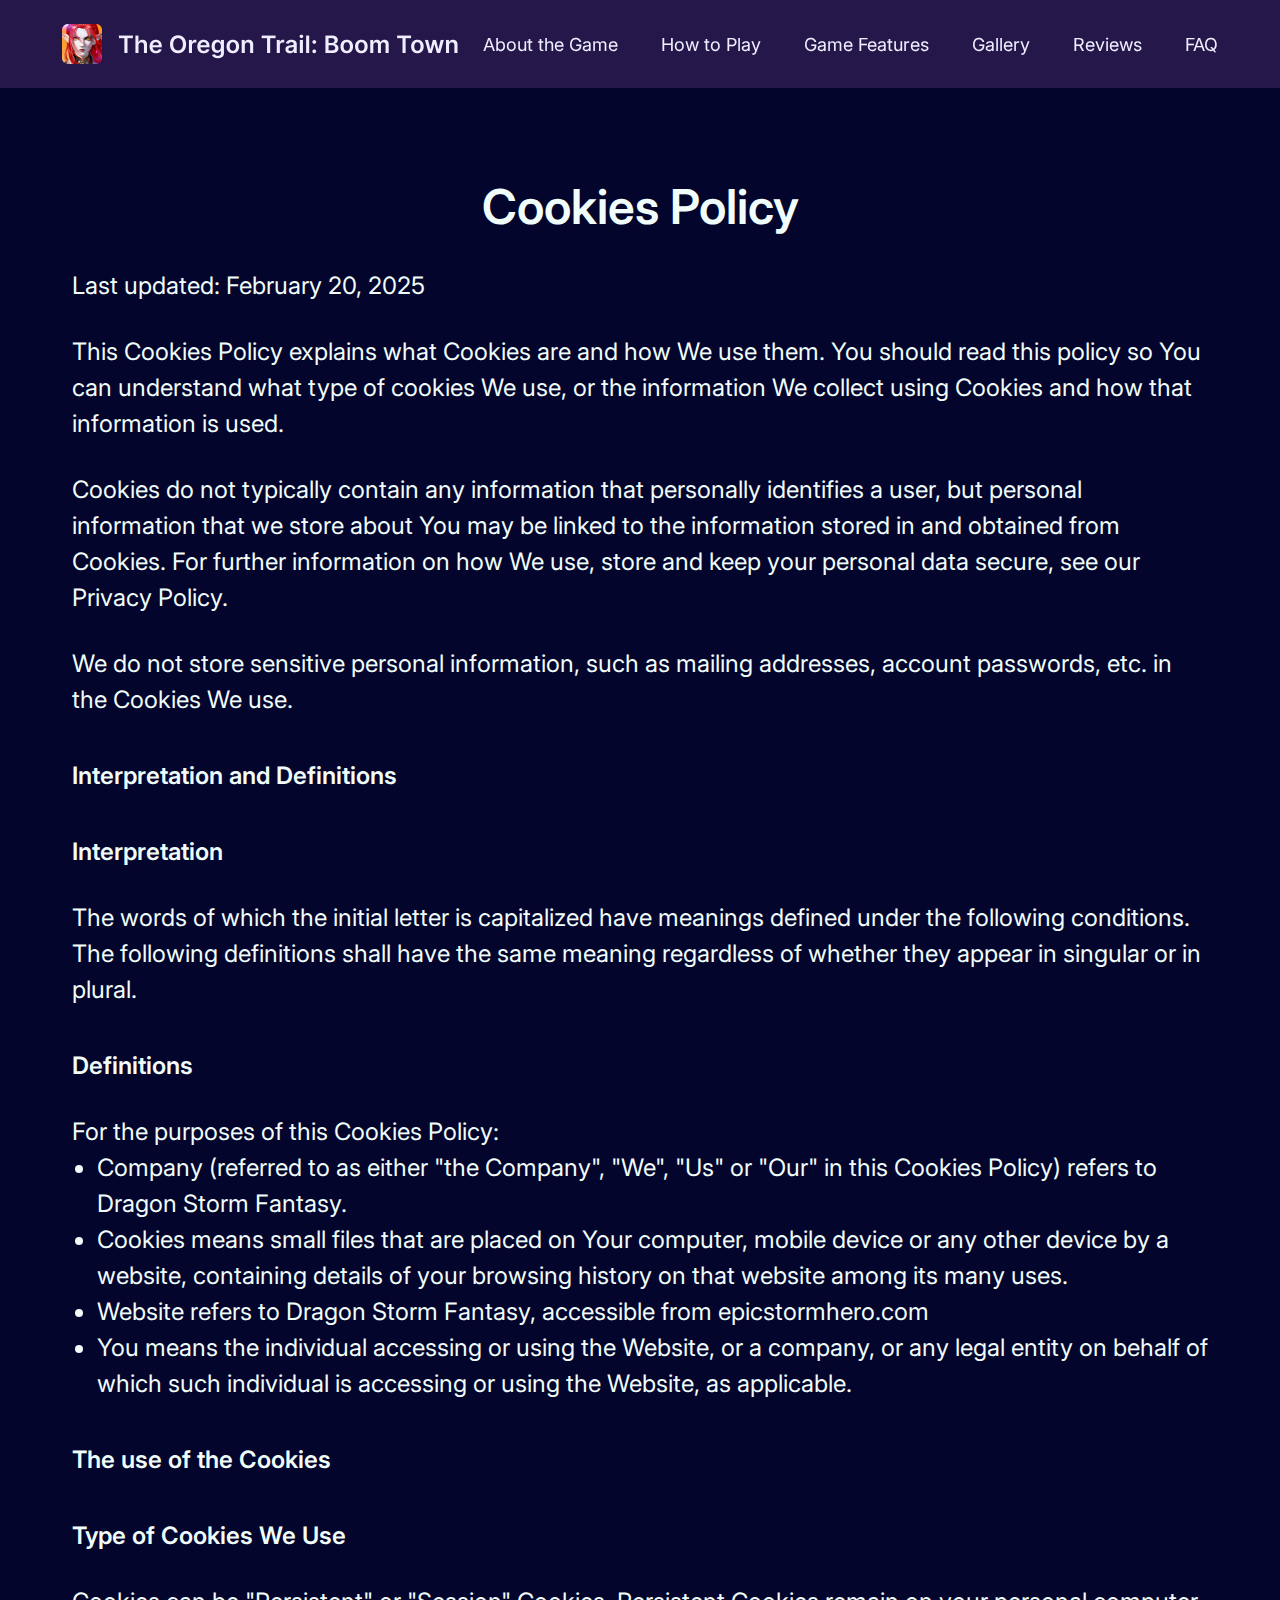
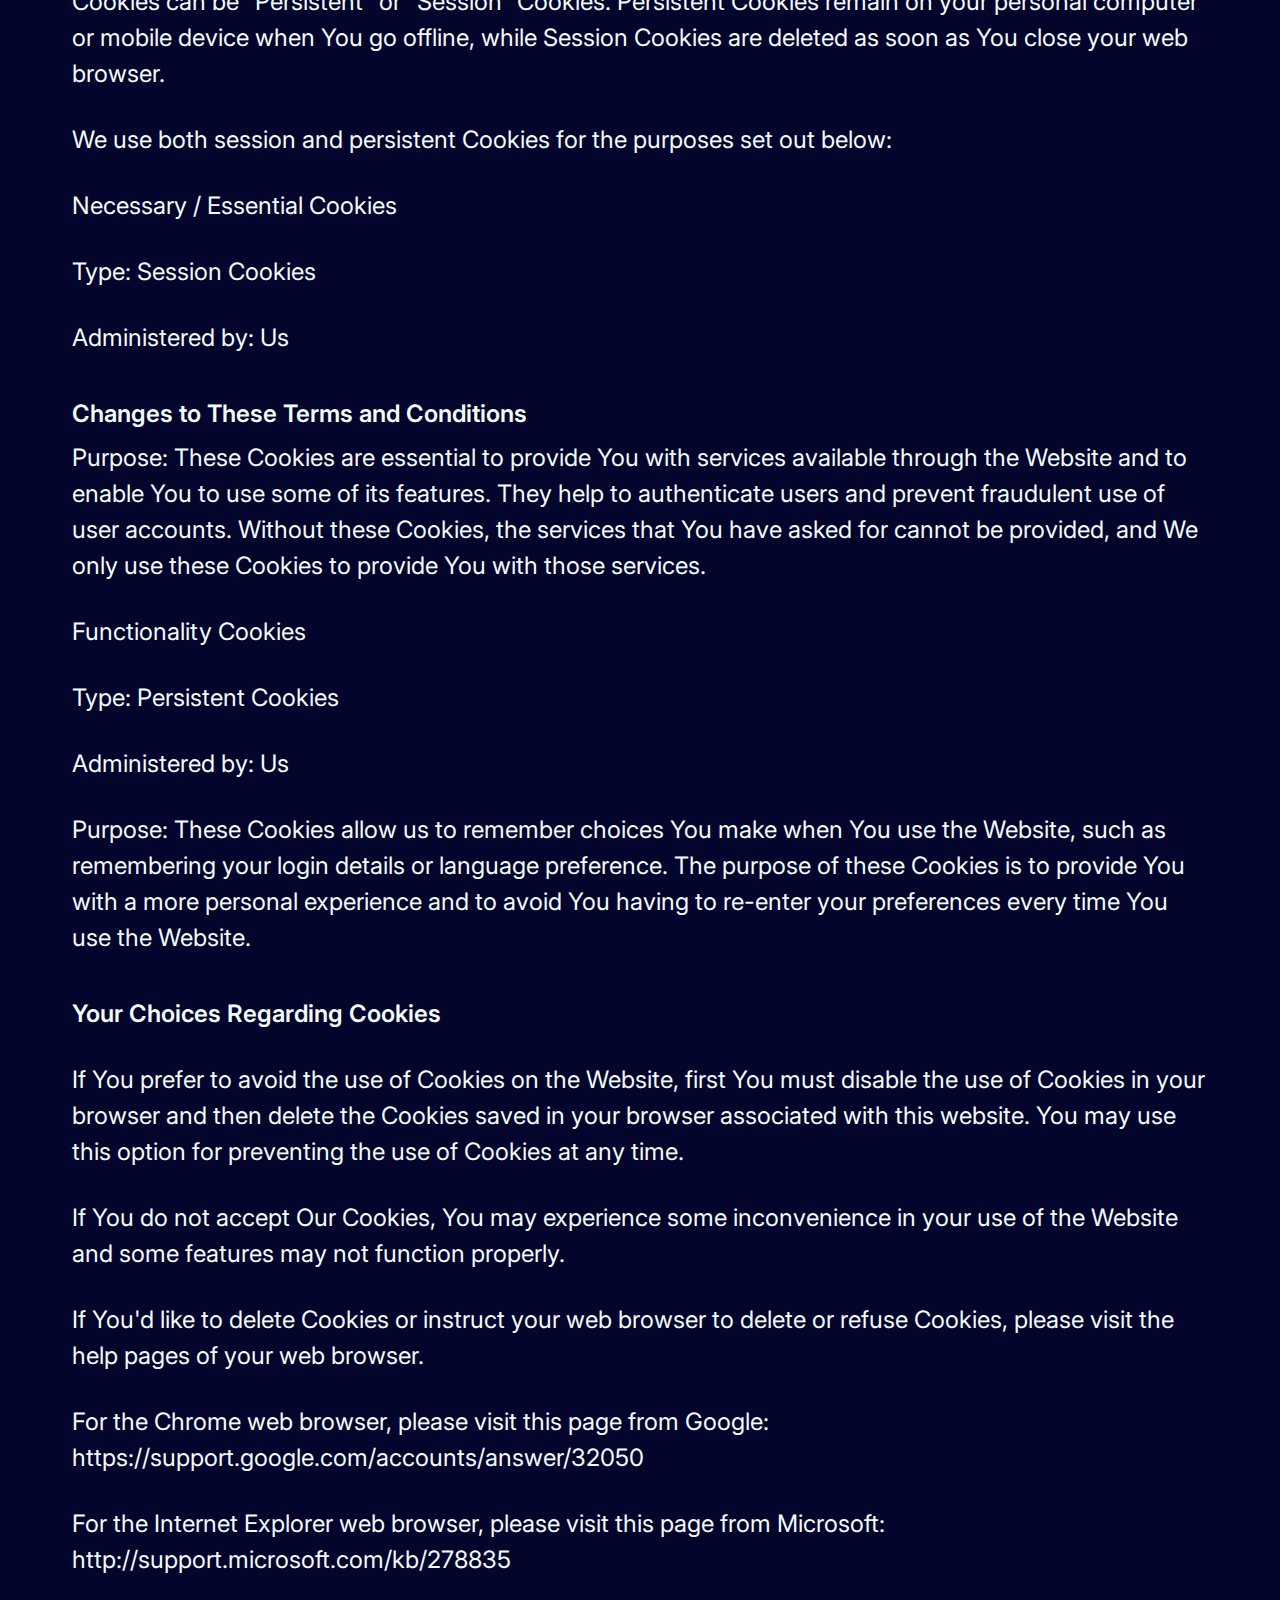
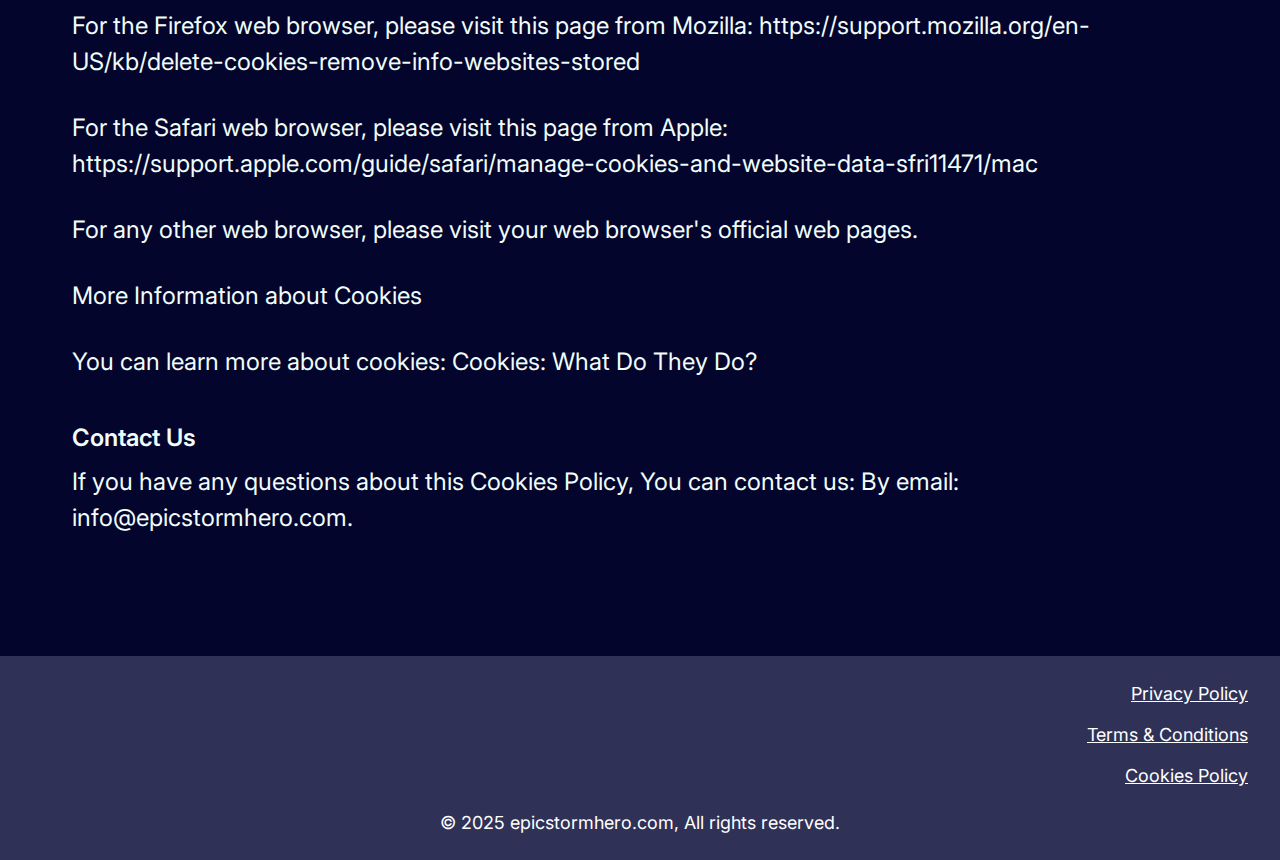
<file: cookies.html>
<!DOCTYPE html>
<html lang="en">
  <head>
    <meta charset="UTF-8" />
    <meta name="viewport" content="width=device-width, initial-scale=1.0" />
    <title>Dragon Storm Fantasy</title>
    <link rel="icon" href="img/unnamed (3) 1.png" />

    <link rel="stylesheet" type="text/css" href="slick/slick.css" />
    <link rel="stylesheet" href="css/main.css" />
    <link href="https://unpkg.com/aos@2.3.1/dist/aos.css" rel="stylesheet" />
  </head>

  <body class="back">
    <header class="header">
      <div class="header__background"></div>
      <nav class="navigation">
        <ul class="navigation__list">
          <li class="navigation__item">
            <a href="/" class="navigation__link"
              ><img
                href="/"
                class="header-title navigation-img"
                alt=""
                src="img/header/1.png"
            /></a>
          </li>

          <li class="navigation__item">
            <a href="/#about" class="navigation__link">About the Game</a>
          </li>
          <li class="navigation__item">
            <a href="/#how" class="navigation__link">How to Play</a>
          </li>
          <li class="navigation__item">
            <a href="/#features" class="navigation__link">Game Features</a>
          </li>
          <li class="navigation__item">
            <a href="/#gallery" class="navigation__link">Gallery</a>
          </li>
          <li class="navigation__item">
            <a href="/#reviews" class="navigation__link">Reviews</a>
          </li>
          <li class="navigation__item">
            <a href="/#faq" class="navigation__link">FAQ</a>
          </li>
        </ul>

        <div class="header__button-wrapper policy-terms-header__button-wrapper">
          <a href="/" class="policy-terms-header__icon--menu"
            ><img href="/" class="header-title" alt="" src="img/header/1.png"
          /></a>

          <button type="button" class="header__icon-button" data-menu-button>
            <img
              class="header__icon header__icon--menu"
              src="img/header/menu.png"
              alt=""
            />

            <img
              class="header__icon header__icon--close close"
              src="img/header/add.png"
              alt=""
            />
          </button>
        </div>
      </nav>
    </header>

    <main class="policy">
      <section>
        <div class="policy-terms-container">
          <h2 class="policy-terms-title">Cookies Policy</h2>

          <p class="policy-terms-text-one">Last updated: February 20, 2025</p>

          <p class="policy-terms-text-one">
            This Cookies Policy explains what Cookies are and how We use them.
            You should read this policy so You can understand what type of
            cookies We use, or the information We collect using Cookies and how
            that information is used.
          </p>

          <p class="policy-terms-text-one">
            Cookies do not typically contain any information that personally
            identifies a user, but personal information that we store about You
            may be linked to the information stored in and obtained from
            Cookies. For further information on how We use, store and keep your
            personal data secure, see our Privacy Policy.
          </p>
          <p class="policy-terms-text-one">
            We do not store sensitive personal information, such as mailing
            addresses, account passwords, etc. in the Cookies We use.
          </p>
          <h2 class="policy-terms-text">Interpretation and Definitions</h2>
          <h2 class="policy-terms-text">Interpretation</h2>
          <p class="policy-terms-text-one">
            The words of which the initial letter is capitalized have meanings
            defined under the following conditions. The following definitions
            shall have the same meaning regardless of whether they appear in
            singular or in plural.
          </p>
          <h2 class="policy-terms-text">Definitions</h2>
          <p class="policy-terms-text-one">
            For the purposes of this Cookies Policy:
          </p>
          <ul class="terms-lists">
            <li>
              Company (referred to as either "the Company", "We", "Us" or "Our"
              in this Cookies Policy) refers to Dragon Storm Fantasy.
            </li>
            <li>
              Cookies means small files that are placed on Your computer, mobile
              device or any other device by a website, containing details of
              your browsing history on that website among its many uses.
            </li>
            <li>
              Website refers to Dragon Storm Fantasy, accessible from
              epicstormhero.com
            </li>
            <li>
              You means the individual accessing or using the Website, or a
              company, or any legal entity on behalf of which such individual is
              accessing or using the Website, as applicable.
            </li>
          </ul>
          <h2 class="policy-terms-text">The use of the Cookies</h2>
          <h2 class="policy-terms-text">Type of Cookies We Use</h2>
          <p class="policy-terms-text-one">
            Cookies can be "Persistent" or "Session" Cookies. Persistent Cookies
            remain on your personal computer or mobile device when You go
            offline, while Session Cookies are deleted as soon as You close your
            web browser.
          </p>

          <p class="policy-terms-text-one">
            We use both session and persistent Cookies for the purposes set out
            below:
          </p>

          <p class="policy-terms-text-one">Necessary / Essential Cookies</p>

          <p class="policy-terms-text-one">Type: Session Cookies</p>

          <p class="policy-terms-text-one">Administered by: Us</p>
          <h2 class="policy-terms-text">
            Changes to These Terms and Conditions
          </h2>
          <p class="policy-terms-texts">
            Purpose: These Cookies are essential to provide You with services
            available through the Website and to enable You to use some of its
            features. They help to authenticate users and prevent fraudulent use
            of user accounts. Without these Cookies, the services that You have
            asked for cannot be provided, and We only use these Cookies to
            provide You with those services.
          </p>

          <p class="policy-terms-text-one">Functionality Cookies</p>
          <p class="policy-terms-text-one">Type: Persistent Cookies</p>
          <p class="policy-terms-text-one">Administered by: Us</p>
          <p class="policy-terms-text-one">
            Purpose: These Cookies allow us to remember choices You make when
            You use the Website, such as remembering your login details or
            language preference. The purpose of these Cookies is to provide You
            with a more personal experience and to avoid You having to re-enter
            your preferences every time You use the Website.
          </p>
          <h2 class="policy-terms-text">Your Choices Regarding Cookies</h2>
          <p class="policy-terms-text-one">
            If You prefer to avoid the use of Cookies on the Website, first You
            must disable the use of Cookies in your browser and then delete the
            Cookies saved in your browser associated with this website. You may
            use this option for preventing the use of Cookies at any time.
          </p>
          <p class="policy-terms-text-one">
            If You do not accept Our Cookies, You may experience some
            inconvenience in your use of the Website and some features may not
            function properly.
          </p>
          <p class="policy-terms-text-one">
            If You'd like to delete Cookies or instruct your web browser to
            delete or refuse Cookies, please visit the help pages of your web
            browser.
          </p>
          <p class="policy-terms-text-one">
            For the Chrome web browser, please visit this page from Google:

            <a
              class="email-link-color"
              href="https://support.google.com/accounts/answer/32050"
              target="_blank"
              rel=""
              >https://support.google.com/accounts/answer/32050
            </a>
          </p>
          <p class="policy-terms-text-one">
            For the Internet Explorer web browser, please visit this page from
            Microsoft:
            <a
              class="email-link-color"
              href="http://support.microsoft.com/kb/278835"
              target="_blank"
              rel=""
              >http://support.microsoft.com/kb/278835
            </a>
          </p>
          <p class="policy-terms-text-one">
            For the Firefox web browser, please visit this page from Mozilla:

            <a
              class="email-link-color"
              href=" https://support.mozilla.org/en-US/kb/delete-cookies-remove-info-websites-stored"
              target="_blank"
              rel=""
            >
              https://support.mozilla.org/en-US/kb/delete-cookies-remove-info-websites-stored
            </a>
          </p>
          <p class="policy-terms-text-one">
            For the Safari web browser, please visit this page from Apple:

            <a
              class="email-link-color"
              href=" https://support.apple.com/guide/safari/manage-cookies-and-website-data-sfri11471/mac"
              target="_blank"
              rel=""
            >
              https://support.apple.com/guide/safari/manage-cookies-and-website-data-sfri11471/mac
            </a>
          </p>

          <p class="policy-terms-text-one">
            For any other web browser, please visit your web browser's official
            web pages.
          </p>
          <p class="policy-terms-text-one">More Information about Cookies</p>
          <p class="policy-terms-text-one">
            You can learn more about cookies: Cookies:
            <a
              class="email-link-color"
              href="https://www.freeprivacypolicy.com/blog/cookies/"
              target="_blank"
              rel=""
            >
              What Do They Do?
            </a>
          </p>

          <h2 class="policy-terms-text">Contact Us</h2>
          <p class="policy-terms-texts">
            If you have any questions about this Cookies Policy, You can contact
            us: By email:

            <a class="email-link" href="mailto:info@epicstormhero.com"
              >info@epicstormhero.com</a
            >.
          </p>
        </div>
      </section>
    </main>

    <footer class="footer">
      <div class="footer-container">
        <div class="footer-wrapper">
          <a class="footer-text" href="policy.html">Privacy Policy</a>
          <a class="footer-text" href="terms.html">Terms & Conditions</a>
          <a class="footer-text" href="cookies.html">Cookies Policy</a>
        </div>
        <p class="footer-copyright">
          © 2025 epicstormhero.com, All rights reserved.
        </p>
      </div>
    </footer>
    <script src="js/mobile-menu.js"></script>
  </body>
</html>
</file>
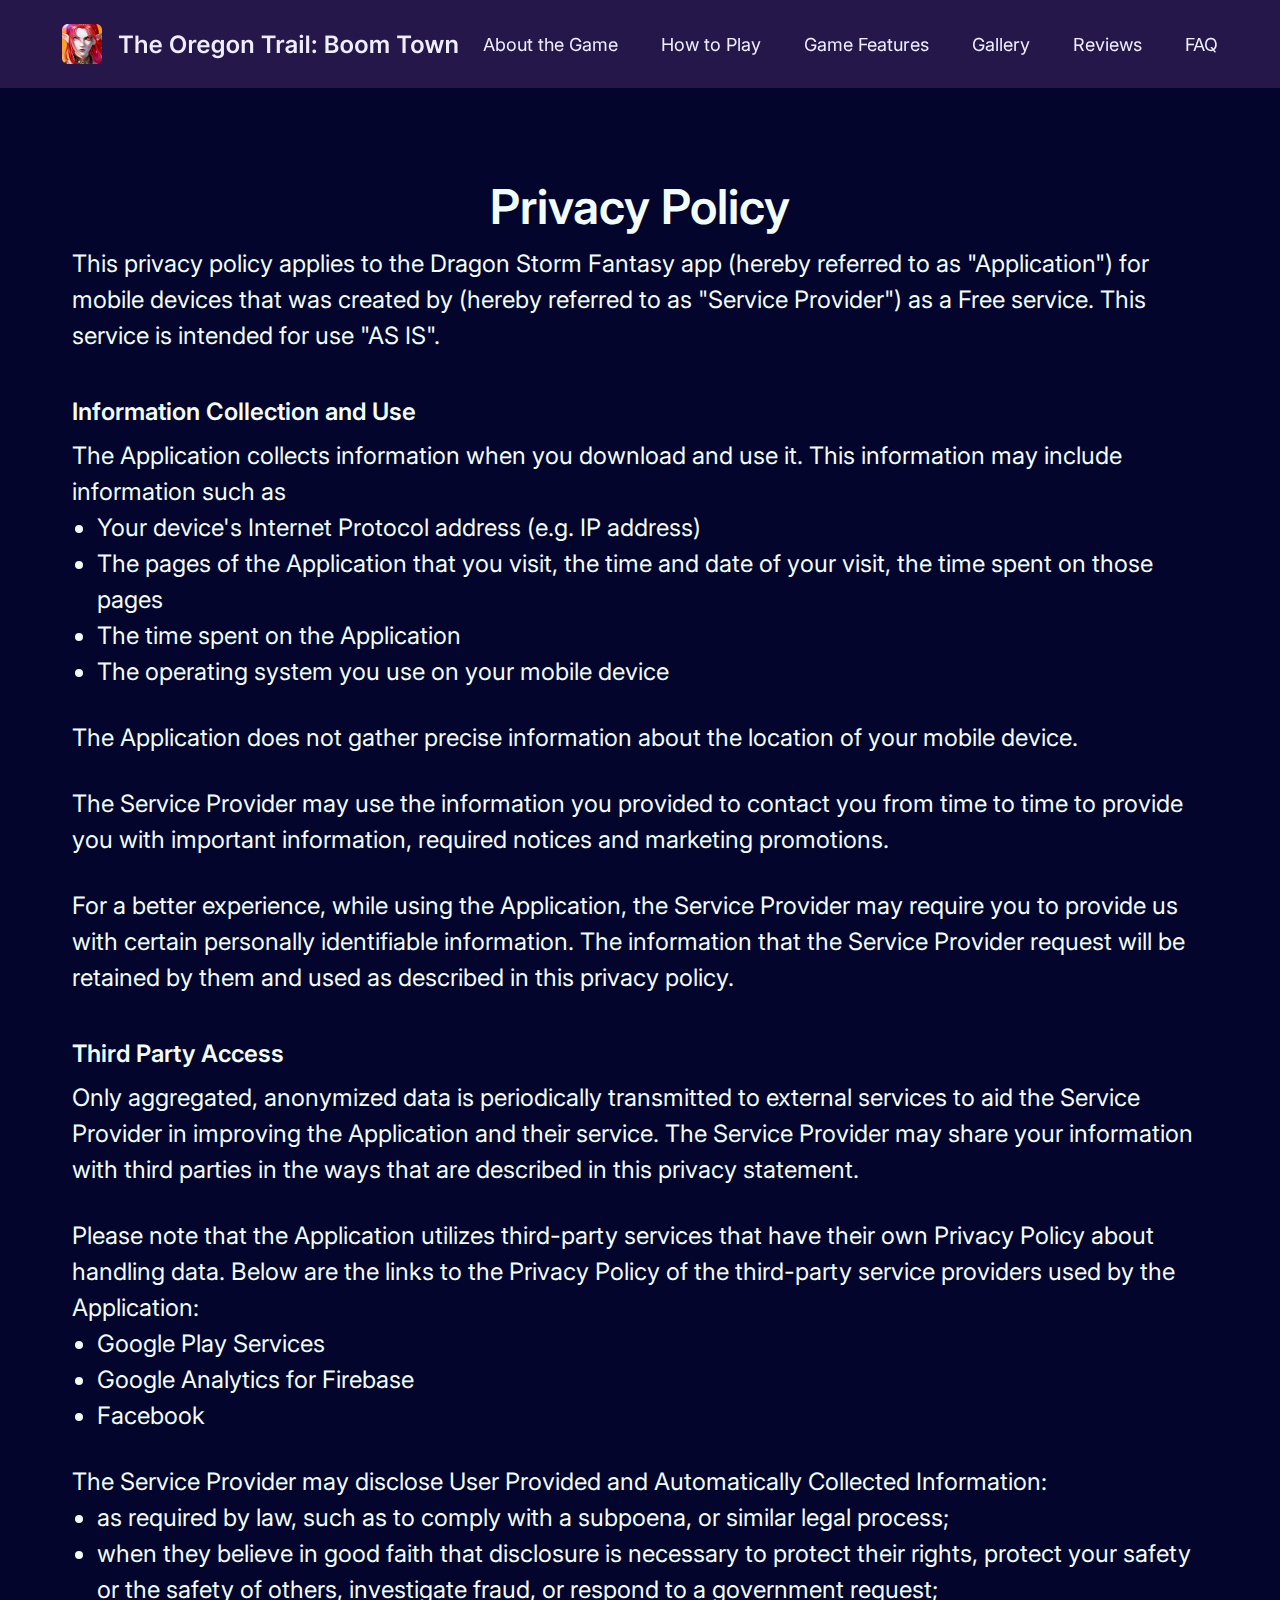
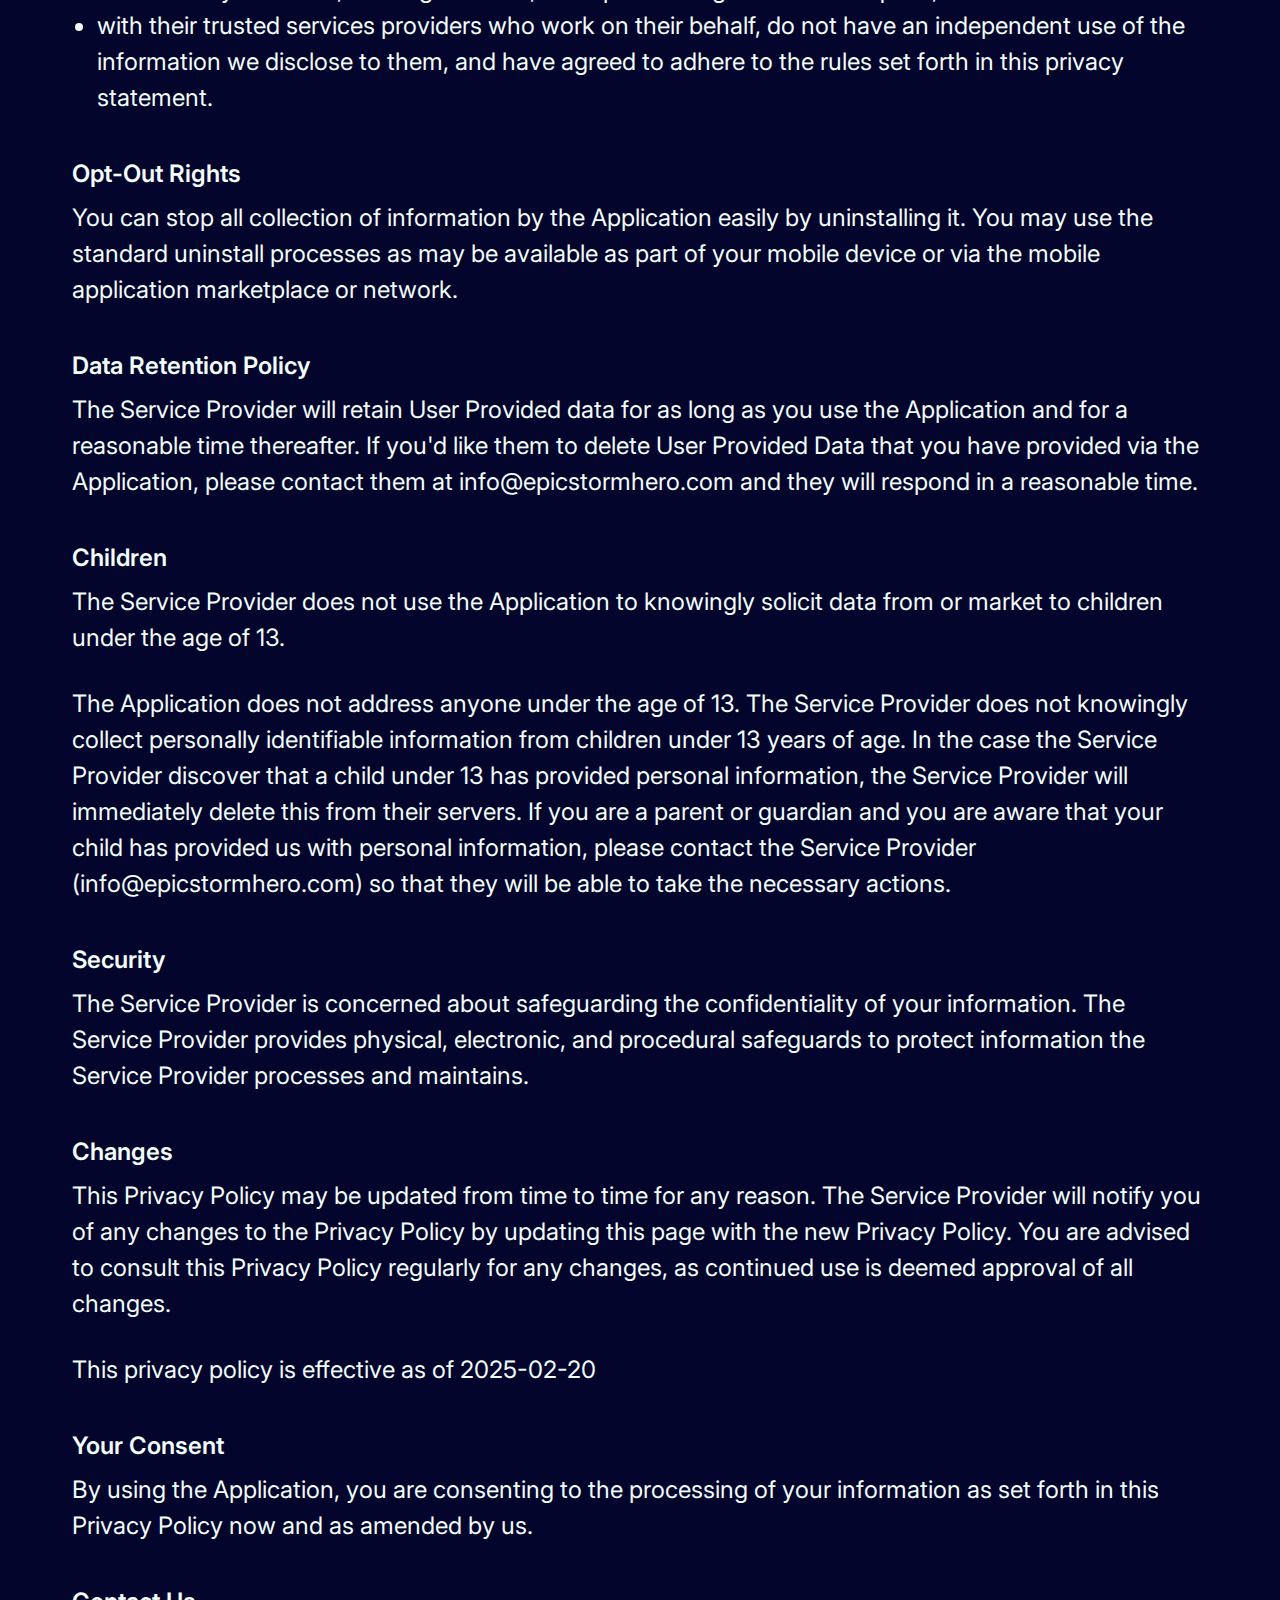
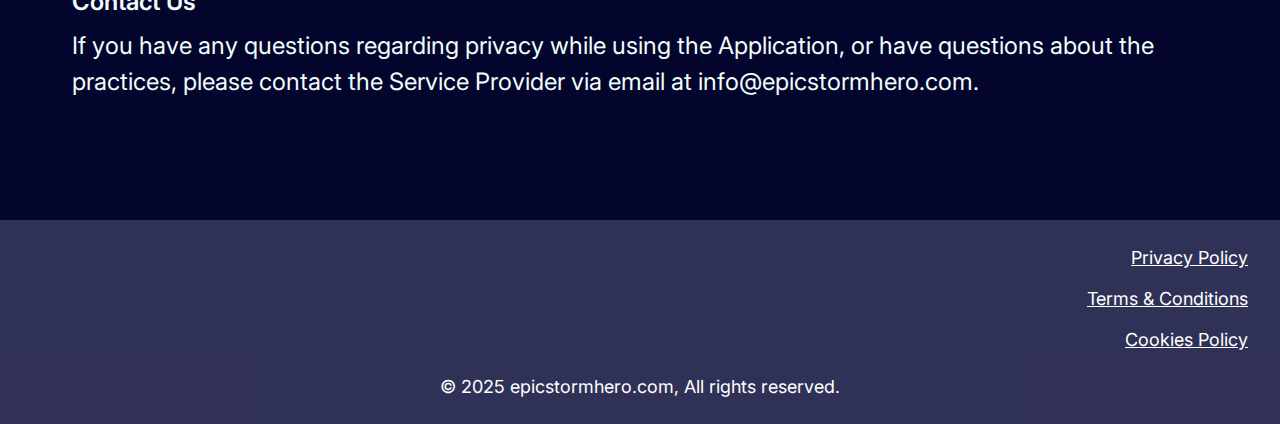
<file: policy.html>
<!DOCTYPE html>
<html lang="en">
  <head>
    <meta charset="UTF-8" />
    <meta name="viewport" content="width=device-width, initial-scale=1.0" />
    <title>Dragon Storm Fantasy</title>
    <link rel="icon" href="img/unnamed (3) 1.png" />
    <link rel="stylesheet" type="text/css" href="slick/slick.css" />
    <link rel="stylesheet" href="css/main.css" />
    <link href="https://unpkg.com/aos@2.3.1/dist/aos.css" rel="stylesheet" />
  </head>

  <body class="back">
    <header class="header">
      <div class="header__background"></div>
      <nav class="navigation">
        <ul class="navigation__list">
          <li class="navigation__item">
            <a href="/" class="navigation__link"
              ><img
                href="/"
                class="header-title navigation-img"
                alt=""
                src="img/header/1.png"
            /></a>
          </li>

          <li class="navigation__item">
            <a href="/#about" class="navigation__link">About the Game</a>
          </li>
          <li class="navigation__item">
            <a href="/#how" class="navigation__link">How to Play</a>
          </li>
          <li class="navigation__item">
            <a href="/#features" class="navigation__link">Game Features</a>
          </li>
          <li class="navigation__item">
            <a href="/#gallery" class="navigation__link">Gallery</a>
          </li>
          <li class="navigation__item">
            <a href="/#reviews" class="navigation__link">Reviews</a>
          </li>
          <li class="navigation__item">
            <a href="/#faq" class="navigation__link">FAQ</a>
          </li>
        </ul>

        <div class="header__button-wrapper policy-terms-header__button-wrapper">
          <a href="/" class="policy-terms-header__icon--menu"
            ><img href="/" class="header-title" alt="" src="img/header/1.png"
          /></a>

          <button type="button" class="header__icon-button" data-menu-button>
            <img
              class="header__icon header__icon--menu"
              src="img/header/menu.png"
              alt=""
            />

            <img
              class="header__icon header__icon--close close"
              src="img/header/add.png"
              alt=""
            />
          </button>
        </div>
      </nav>
    </header>

    <main class="policy">
      <section>
        <div class="policy-terms-container">
          <p class="policy-terms-title">Privacy Policy</p>

          <p class="policy-terms-texts">
            This privacy policy applies to the Dragon Storm Fantasy app (hereby
            referred to as "Application") for mobile devices that was created by
            (hereby referred to as "Service Provider") as a Free service. This
            service is intended for use "AS IS".
          </p>
          <p class="policy-terms-text">Information Collection and Use</p>
          <p class="policy-terms-texts">
            The Application collects information when you download and use it.
            This information may include information such as
          </p>

          <ul class="terms-lists">
            <li>Your device's Internet Protocol address (e.g. IP address)</li>
            <li>
              The pages of the Application that you visit, the time and date of
              your visit, the time spent on those pages
            </li>
            <li>The time spent on the Application</li>
            <li>The operating system you use on your mobile device</li>
          </ul>
          <p class="policy-terms-text-one">
            The Application does not gather precise information about the
            location of your mobile device.
          </p>

          <p class="policy-terms-text-one">
            The Service Provider may use the information you provided to contact
            you from time to time to provide you with important information,
            required notices and marketing promotions.
          </p>
          <p class="policy-terms-text-one">
            For a better experience, while using the Application, the Service
            Provider may require you to provide us with certain personally
            identifiable information. The information that the Service Provider
            request will be retained by them and used as described in this
            privacy policy.
          </p>

          <p class="policy-terms-text">Third Party Access</p>

          <p class="policy-terms-texts">
            Only aggregated, anonymized data is periodically transmitted to
            external services to aid the Service Provider in improving the
            Application and their service. The Service Provider may share your
            information with third parties in the ways that are described in
            this privacy statement.
          </p>

          <p class="policy-terms-text-one">
            Please note that the Application utilizes third-party services that
            have their own Privacy Policy about handling data. Below are the
            links to the Privacy Policy of the third-party service providers
            used by the Application:
          </p>
          <ul class="terms-lists">
            <li>
              <a
                class="email-link-color"
                href="https://policies.google.com/privacy"
                target="_blank"
                rel=""
                >Google Play Services
              </a>
            </li>
            <li>
              <a
                class="email-link-color"
                href="https://firebase.google.com/support/privacy"
                target="_blank"
                rel=""
                >Google Analytics for Firebase
              </a>
            </li>
            <li>
              <a
                class="email-link-color"
                href="https://www.facebook.com/about/privacy/update/printable"
                target="_blank"
                rel=""
                >Facebook
              </a>
            </li>
          </ul>

          <p class="policy-terms-text-one">
            The Service Provider may disclose User Provided and Automatically
            Collected Information:
          </p>
          <ul class="terms-lists">
            <li>
              as required by law, such as to comply with a subpoena, or similar
              legal process;
            </li>
            <li>
              when they believe in good faith that disclosure is necessary to
              protect their rights, protect your safety or the safety of others,
              investigate fraud, or respond to a government request;
            </li>
            <li>
              with their trusted services providers who work on their behalf, do
              not have an independent use of the information we disclose to
              them, and have agreed to adhere to the rules set forth in this
              privacy statement.
            </li>
          </ul>

          <h2 class="policy-terms-text">Opt-Out Rights</h2>
          <p class="policy-terms-texts">
            You can stop all collection of information by the Application easily
            by uninstalling it. You may use the standard uninstall processes as
            may be available as part of your mobile device or via the mobile
            application marketplace or network.
          </p>

          <h2 class="policy-terms-text">Data Retention Policy</h2>
          <p class="policy-terms-texts">
            The Service Provider will retain User Provided data for as long as
            you use the Application and for a reasonable time thereafter. If
            you'd like them to delete User Provided Data that you have provided
            via the Application, please contact them at info@epicstormhero.com
            and they will respond in a reasonable time.
          </p>
          <h2 class="policy-terms-text">Children</h2>
          <p class="policy-terms-texts">
            The Service Provider does not use the Application to knowingly
            solicit data from or market to children under the age of 13.
          </p>

          <p class="policy-terms-text-one">
            The Application does not address anyone under the age of 13. The
            Service Provider does not knowingly collect personally identifiable
            information from children under 13 years of age. In the case the
            Service Provider discover that a child under 13 has provided
            personal information, the Service Provider will immediately delete
            this from their servers. If you are a parent or guardian and you are
            aware that your child has provided us with personal information,
            please contact the Service Provider (info@epicstormhero.com) so that
            they will be able to take the necessary actions.
          </p>
          <h2 class="policy-terms-text">Security</h2>
          <p class="policy-terms-texts">
            The Service Provider is concerned about safeguarding the
            confidentiality of your information. The Service Provider provides
            physical, electronic, and procedural safeguards to protect
            information the Service Provider processes and maintains.
          </p>
          <h2 class="policy-terms-text">Changes</h2>
          <p class="policy-terms-texts">
            This Privacy Policy may be updated from time to time for any reason.
            The Service Provider will notify you of any changes to the Privacy
            Policy by updating this page with the new Privacy Policy. You are
            advised to consult this Privacy Policy regularly for any changes, as
            continued use is deemed approval of all changes.
          </p>

          <p class="policy-terms-text-one">
            This privacy policy is effective as of 2025-02-20
          </p>
          <h2 class="policy-terms-text">Your Consent</h2>
          <p class="policy-terms-texts">
            By using the Application, you are consenting to the processing of
            your information as set forth in this Privacy Policy now and as
            amended by us.
          </p>
          <h2 class="policy-terms-text">Contact Us</h2>
          <p class="policy-terms-texts">
            If you have any questions regarding privacy while using the
            Application, or have questions about the practices, please contact
            the Service Provider via email at

            <a class="email-link" href="mailto:info@epicstormhero.com"
              >info@epicstormhero.com</a
            >.
          </p>
        </div>
      </section>
    </main>

    <footer class="footer">
      <div class="footer-container">
        <div class="footer-wrapper">
          <a class="footer-text" href="policy.html">Privacy Policy</a>
          <a class="footer-text" href="terms.html">Terms & Conditions</a>
          <a class="footer-text" href="cookies.html">Cookies Policy</a>
        </div>
        <p class="footer-copyright">
          © 2025 epicstormhero.com, All rights reserved.
        </p>
      </div>
    </footer>
    <script src="js/mobile-menu.js"></script>
  </body>
</html>
</file>
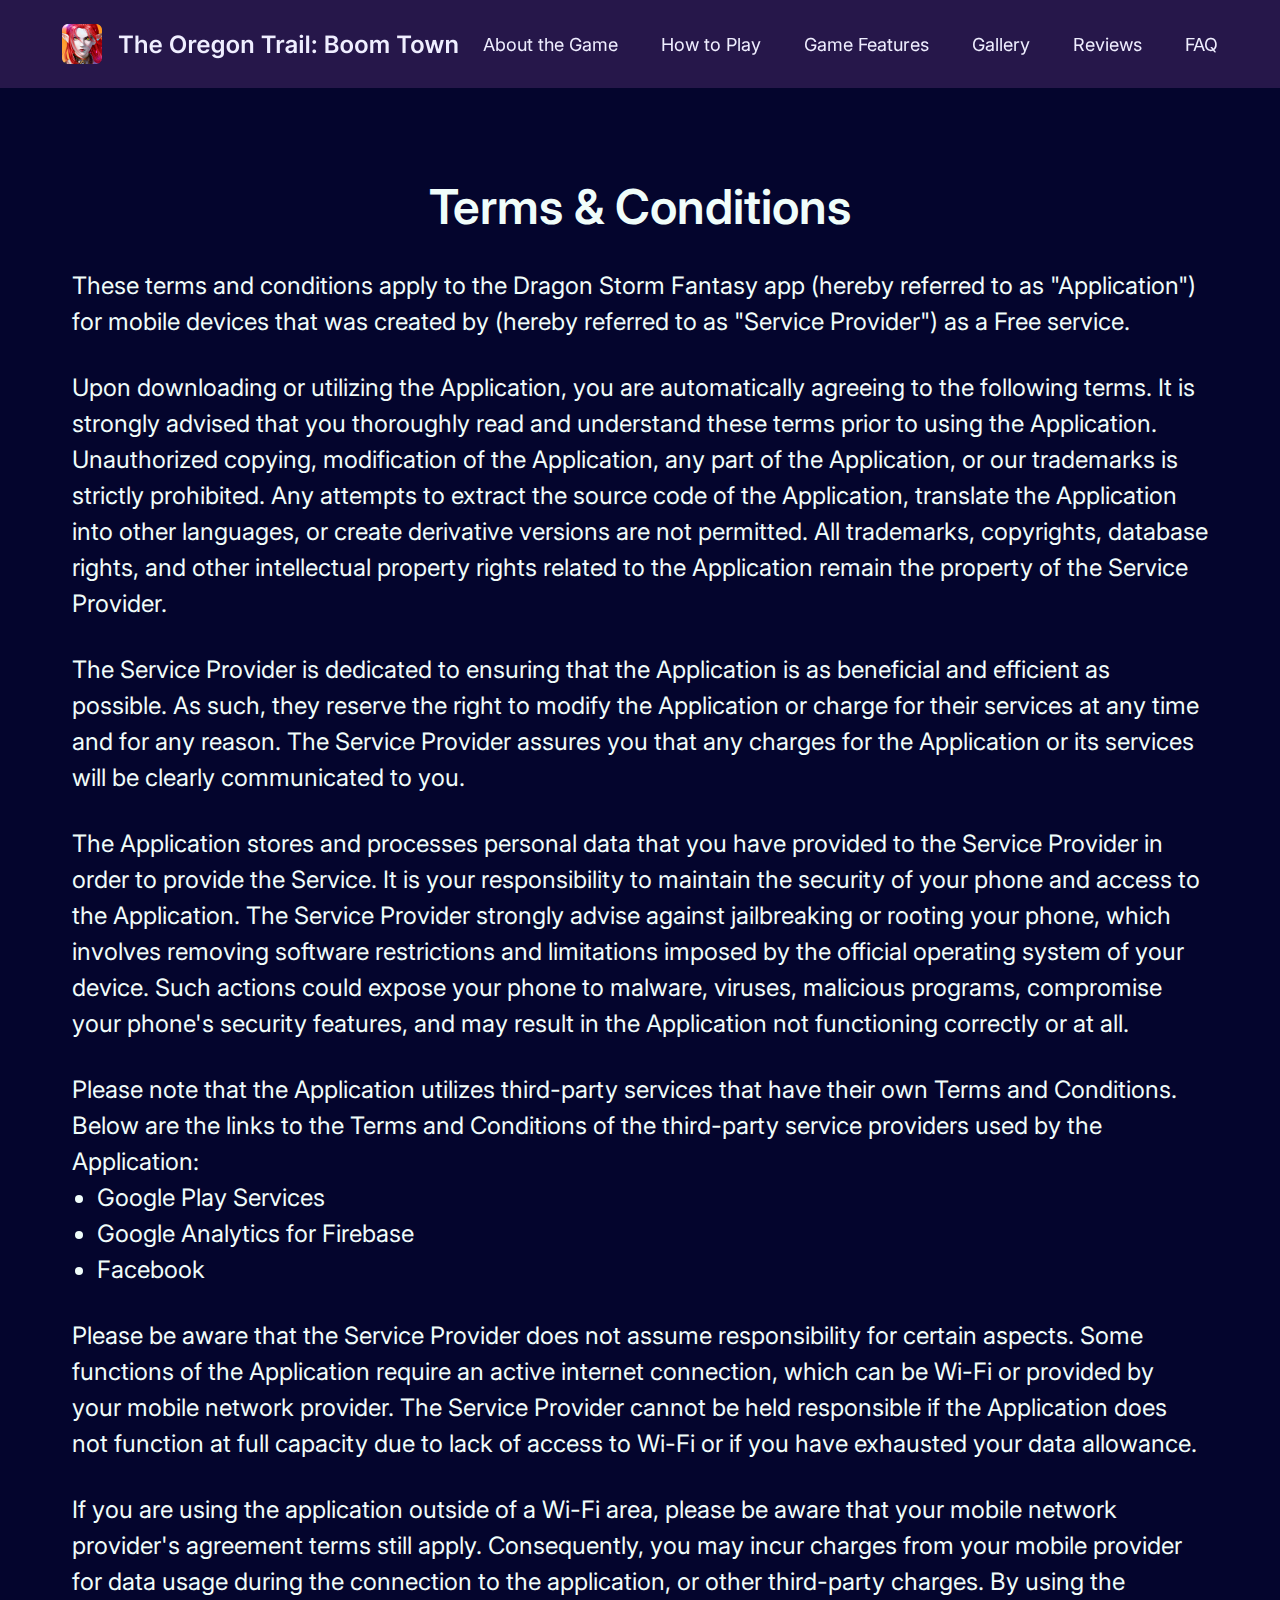
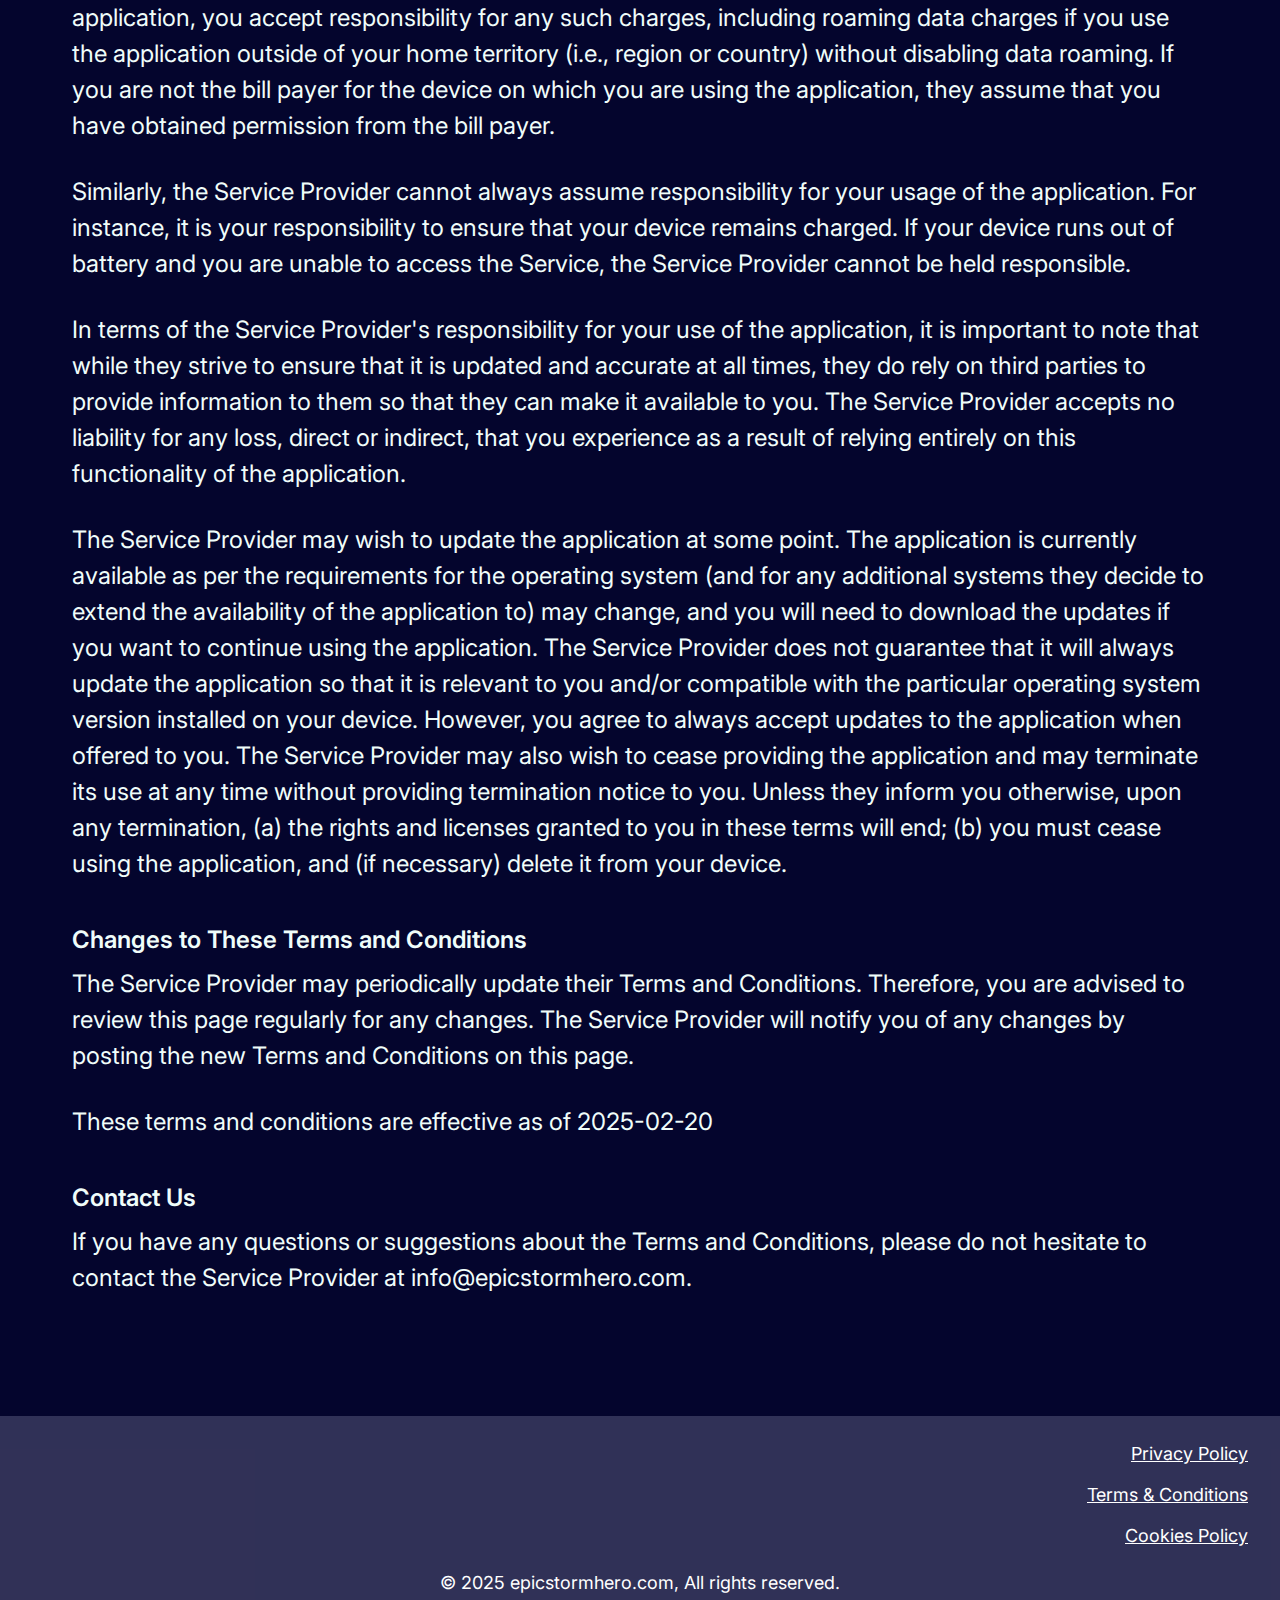
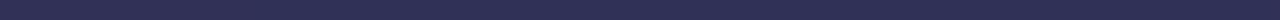
<file: terms.html>
<!DOCTYPE html>
<html lang="en">
  <head>
    <meta charset="UTF-8" />
    <meta name="viewport" content="width=device-width, initial-scale=1.0" />
    <title>Dragon Storm Fantasy</title>
    <link rel="icon" href="img/unnamed (3) 1.png" />
    <link rel="stylesheet" type="text/css" href="slick/slick.css" />
    <link rel="stylesheet" href="css/main.css" />
    <link href="https://unpkg.com/aos@2.3.1/dist/aos.css" rel="stylesheet" />
  </head>

  <body class="back">
    <header class="header">
      <div class="header__background"></div>
      <nav class="navigation">
        <ul class="navigation__list">
          <li class="navigation__item">
            <a href="/" class="navigation__link"
              ><img
                href="/"
                class="header-title navigation-img"
                alt=""
                src="img/header/1.png"
            /></a>
          </li>

          <li class="navigation__item">
            <a href="/#about" class="navigation__link">About the Game</a>
          </li>
          <li class="navigation__item">
            <a href="/#how" class="navigation__link">How to Play</a>
          </li>
          <li class="navigation__item">
            <a href="/#features" class="navigation__link">Game Features</a>
          </li>
          <li class="navigation__item">
            <a href="/#gallery" class="navigation__link">Gallery</a>
          </li>
          <li class="navigation__item">
            <a href="/#reviews" class="navigation__link">Reviews</a>
          </li>
          <li class="navigation__item">
            <a href="/#faq" class="navigation__link">FAQ</a>
          </li>
        </ul>

        <div class="header__button-wrapper policy-terms-header__button-wrapper">
          <a href="/" class="policy-terms-header__icon--menu"
            ><img href="/" class="header-title" alt="" src="img/header/1.png"
          /></a>

          <button type="button" class="header__icon-button" data-menu-button>
            <img
              class="header__icon header__icon--menu"
              src="img/header/menu.png"
              alt=""
            />

            <img
              class="header__icon header__icon--close close"
              src="img/header/add.png"
              alt=""
            />
          </button>
        </div>
      </nav>
    </header>

    <main class="policy">
      <section>
        <div class="policy-terms-container">
          <h2 class="policy-terms-title">Terms & Conditions</h2>

          <p class="policy-terms-text-one">
            These terms and conditions apply to the Dragon Storm Fantasy app
            (hereby referred to as "Application") for mobile devices that was
            created by (hereby referred to as "Service Provider") as a Free
            service.
          </p>

          <p class="policy-terms-text-one">
            Upon downloading or utilizing the Application, you are automatically
            agreeing to the following terms. It is strongly advised that you
            thoroughly read and understand these terms prior to using the
            Application. Unauthorized copying, modification of the Application,
            any part of the Application, or our trademarks is strictly
            prohibited. Any attempts to extract the source code of the
            Application, translate the Application into other languages, or
            create derivative versions are not permitted. All trademarks,
            copyrights, database rights, and other intellectual property rights
            related to the Application remain the property of the Service
            Provider.
          </p>

          <p class="policy-terms-text-one">
            The Service Provider is dedicated to ensuring that the Application
            is as beneficial and efficient as possible. As such, they reserve
            the right to modify the Application or charge for their services at
            any time and for any reason. The Service Provider assures you that
            any charges for the Application or its services will be clearly
            communicated to you.
          </p>
          <p class="policy-terms-text-one">
            The Application stores and processes personal data that you have
            provided to the Service Provider in order to provide the Service. It
            is your responsibility to maintain the security of your phone and
            access to the Application. The Service Provider strongly advise
            against jailbreaking or rooting your phone, which involves removing
            software restrictions and limitations imposed by the official
            operating system of your device. Such actions could expose your
            phone to malware, viruses, malicious programs, compromise your
            phone's security features, and may result in the Application not
            functioning correctly or at all.
          </p>
          <p class="policy-terms-text-one">
            Please note that the Application utilizes third-party services that
            have their own Terms and Conditions. Below are the links to the
            Terms and Conditions of the third-party service providers used by
            the Application:
          </p>
          <ul class="terms-lists">
            <li>
              <a
                class="email-link-color"
                href="https://policies.google.com/privacy"
                target="_blank"
                rel=""
                >Google Play Services
              </a>
            </li>
            <li>
              <a
                class="email-link-color"
                href="https://firebase.google.com/support/privacy"
                target="_blank"
                rel=""
                >Google Analytics for Firebase
              </a>
            </li>
            <li>
              <a
                class="email-link-color"
                href="https://www.facebook.com/about/privacy/update/printable"
                target="_blank"
                rel=""
                >Facebook
              </a>
            </li>
          </ul>

          <p class="policy-terms-text-one">
            Please be aware that the Service Provider does not assume
            responsibility for certain aspects. Some functions of the
            Application require an active internet connection, which can be
            Wi-Fi or provided by your mobile network provider. The Service
            Provider cannot be held responsible if the Application does not
            function at full capacity due to lack of access to Wi-Fi or if you
            have exhausted your data allowance.
          </p>

          <p class="policy-terms-text-one">
            If you are using the application outside of a Wi-Fi area, please be
            aware that your mobile network provider's agreement terms still
            apply. Consequently, you may incur charges from your mobile provider
            for data usage during the connection to the application, or other
            third-party charges. By using the application, you accept
            responsibility for any such charges, including roaming data charges
            if you use the application outside of your home territory (i.e.,
            region or country) without disabling data roaming. If you are not
            the bill payer for the device on which you are using the
            application, they assume that you have obtained permission from the
            bill payer.
          </p>

          <p class="policy-terms-text-one">
            Similarly, the Service Provider cannot always assume responsibility
            for your usage of the application. For instance, it is your
            responsibility to ensure that your device remains charged. If your
            device runs out of battery and you are unable to access the Service,
            the Service Provider cannot be held responsible.
          </p>

          <p class="policy-terms-text-one">
            In terms of the Service Provider's responsibility for your use of
            the application, it is important to note that while they strive to
            ensure that it is updated and accurate at all times, they do rely on
            third parties to provide information to them so that they can make
            it available to you. The Service Provider accepts no liability for
            any loss, direct or indirect, that you experience as a result of
            relying entirely on this functionality of the application.
          </p>

          <p class="policy-terms-text-one">
            The Service Provider may wish to update the application at some
            point. The application is currently available as per the
            requirements for the operating system (and for any additional
            systems they decide to extend the availability of the application
            to) may change, and you will need to download the updates if you
            want to continue using the application. The Service Provider does
            not guarantee that it will always update the application so that it
            is relevant to you and/or compatible with the particular operating
            system version installed on your device. However, you agree to
            always accept updates to the application when offered to you. The
            Service Provider may also wish to cease providing the application
            and may terminate its use at any time without providing termination
            notice to you. Unless they inform you otherwise, upon any
            termination, (a) the rights and licenses granted to you in these
            terms will end; (b) you must cease using the application, and (if
            necessary) delete it from your device.
          </p>
          <h2 class="policy-terms-text">
            Changes to These Terms and Conditions
          </h2>
          <p class="policy-terms-texts">
            The Service Provider may periodically update their Terms and
            Conditions. Therefore, you are advised to review this page regularly
            for any changes. The Service Provider will notify you of any changes
            by posting the new Terms and Conditions on this page.
          </p>

          <p class="policy-terms-text-one">
            These terms and conditions are effective as of 2025-02-20
          </p>
          <h2 class="policy-terms-text">Contact Us</h2>
          <p class="policy-terms-texts">
            If you have any questions or suggestions about the Terms and
            Conditions, please do not hesitate to contact the Service Provider
            at
            <a class="email-link" href="mailto:info@epicstormhero.com"
              >info@epicstormhero.com</a
            >.
          </p>
        </div>
      </section>
    </main>

    <footer class="footer">
      <div class="footer-container">
        <div class="footer-wrapper">
          <a class="footer-text" href="policy.html">Privacy Policy</a>
          <a class="footer-text" href="terms.html">Terms & Conditions</a>
          <a class="footer-text" href="cookies.html">Cookies Policy</a>
        </div>
        <p class="footer-copyright">
          © 2025 epicstormhero.com, All rights reserved.
        </p>
      </div>
    </footer>
    <script src="js/mobile-menu.js"></script>
  </body>
</html>
</file>
<file: css/main.css>
@import url("https://fonts.googleapis.com/css2?family=Cinzel+Decorative:wght@400;700;900&family=Inter:ital,opsz,wght@0,14..32,100..900;1,14..32,100..900&display=swap");

:root {
}

* {
  -webkit-box-sizing: border-box;
  box-sizing: border-box;
}

html {
  scroll-behavior: smooth;
  background: rgba(4, 5, 45, 1);
  color: rgba(240, 253, 250, 1);
}

body {
  margin: 0;
}

h1,
h2,
h3,
h4,
h5,
h6,
p {
  margin: 0;
}

ul,
ol {
  margin: 0;
  padding: 0;
  list-style: none;
}

img {
  display: block;
  height: auto;
}

.list {
  list-style: none;
}

button,
a {
  cursor: pointer;
}

.visually-hidden {
  position: absolute;
  width: 1px;
  height: 1px;
  margin: -1px;
  border: 0;
  padding: 0;

  white-space: nowrap;
  clip-path: inset(100%);
  clip: rect(0 0 0 0);
  overflow: hidden;
}

.button:hover {
  scale: 120%;
}

.header {
  position: fixed;
  width: 100%;
  z-index: 5;
  -webkit-transition: background-color 0.3s ease;
  transition: background-color 0.3s ease;
}

.header.is-open .header__background {
  left: 0;
}
.header__button-wrapper {
  margin-left: auto;
}
.header__icon {
  display: none;
}

.header__icon-button {
  display: -webkit-box;
  display: -ms-flexbox;
  display: flex;
  background-color: transparent;
  border: none;
  border-radius: 50%;
}

.header__icon--menu {
  display: block;
}

.header__icon-button.is-open .header__icon--menu {
  display: none;
}

.header__icon-button.is-open .header__icon--close {
  display: block;
}

.header {
  position: fixed;
  width: 100%;
  z-index: 5;
  background: transparent;
  display: flex;
  height: 76px;
  background: rgba(53, 32, 87, 0.7);
}
.header__background {
  position: absolute;
  top: 0;
  right: 0;
  bottom: 0;
  left: 100%;

  z-index: -1;
  -webkit-transition: left 0.3s ease;
  transition: left 0.3s ease;
  background: rgba(53, 32, 87, 0.7);
  backdrop-filter: blur(80px);
}
.header.is-open .header__background {
  left: 0;
}
.header__button-wrapper {
  margin-right: auto;
  display: flex;
  align-items: center;
  justify-content: end;
}
.policy-terms-header__button-wrapper {
  margin-right: auto;
  display: flex;
  align-items: center;
  justify-content: space-between;
}
.header__icon {
  display: none;
}
.header__icon-button {
  display: flex;
  background-color: transparent;
  border: none;
  border-radius: 50%;
}

.header__icon--menu {
  display: block;
}

.header__icon-button.is-open .header__icon--menu {
  display: none;
}

.header__icon-button.is-open .header__icon--close {
  display: block;
}

.navigation {
  display: -ms-flexbox;
  -webkit-box-orient: vertical;
  -webkit-box-direction: normal;
  -ms-flex-direction: column;
  flex-direction: column;
  -webkit-box-align: center;
  -ms-flex-align: center;
  align-items: center;
  -webkit-box-flex: 1;
  -ms-flex: 1;
  flex: 1;
  padding: 26px 16px;
  position: relative;
}

.navigation__list {
  display: flex;
  flex-direction: column;

  align-items: end;

  top: 130px;
  position: absolute;
  top: 100%;
  right: -100%;
  width: 100%;
  height: 557px;
  -webkit-transition: 0.3s;
  transition: 0.3s;
  z-index: 999;

  padding: 0px 32px;

  border-radius: 0px 0px 20px 20px;
  gap: 28px;
  background: rgba(53, 32, 87, 0.7);
  backdrop-filter: blur(80px);
}
.navigation__list.is-open {
  right: 0;
}
.navigation__link {
  font-family: Inter;
  font-weight: 400;
  font-size: 18px;
  line-height: 27px;
  letter-spacing: 0%;
  text-align: right;

  transition: all 0.3s ease-in-out;
  text-decoration: none;
  color: rgba(239, 238, 255, 1);
}
.navigation__link:hover,
.navigation__link:focus {
  font-size: 20px;
}
.header.is-open {
  background-color: transparent;
}
.navigation-img {
  display: none;
}
.header-title {
  width: 258px;
  height: 24px;
}
@media screen and (min-width: 1200px) {
  .navigation-img {
    display: flex;
    width: 398px;
    height: 40px;
  }
  .policy-terms-header__icon--menu {
    display: none;
  }

  .header {
    width: 100%;

    height: 88px;
    padding: 10px 0px 10px 20px;
    display: flex;
    align-items: center;
    justify-content: center;

    z-index: 1000;
  }
  .header__background {
  }

  .header__icon-button {
    display: none;
  }

  .navigation {
    display: flex;

    flex-direction: row;

    flex: 1;
    padding: 0;

    width: 1440px;
    margin: auto;
  }
  .navigation__list {
    background-color: transparent;
    flex-direction: row;
    display: flex;
    position: static;
    width: 1440px;
    margin: auto;

    padding-block: 0;
    flex: 1;
    gap: 3px;
    height: 0px;
    display: flex;
    justify-content: center;
    align-items: center;
    justify-content: center;
  }
  .navigation__link {
    font-family: Inter;
    font-weight: 400;
    font-size: 18px;
    line-height: 27px;
    letter-spacing: 0%;

    padding: 0px 20px;
    text-decoration: none;
  }

  .header__icon-home-img {
    display: none;
  }
  .navigation__item-desk {
    display: none;
  }
}

.home {
  width: 375px;
  height: 681px;

  padding: 232px 0px 0px;
  background-repeat: no-repeat;
  background-size: cover;
  background-position: center;
  background-image: url("/img/home/Frame\ 40090.png");
  margin: auto;
}

.home__container-top {
  display: flex;
  flex-direction: column;
  align-items: center;
}
.home-title {
  font-family: Cinzel Decorative;
  font-weight: 700;
  font-size: 32px;
  line-height: 48px;
  letter-spacing: 0%;
  text-align: center;

  padding-top: 10px;
  padding-right: 32px;
  padding-bottom: 10px;
  padding-left: 32px;
  background: rgba(76, 47, 128, 0.2);
  backdrop-filter: blur(50px);
}

.home-text {
  font-family: Cinzel Decorative;
  font-weight: 400;
  font-size: 18px;
  line-height: 27px;
  letter-spacing: 0%;
  text-align: center;
  width: 343px;
  padding: 10px;
  background: rgba(18, 20, 89, 0.6);
  backdrop-filter: blur(5px);
  margin: 24px 0 64px;
}
.home__google-button_image {
  width: 343px;
  height: 54px;
}
.home__google-button_link:hover .home__google-button_image {
  content: url("/img/home/1.png");
  transform: scale(1.1);
  transition: transform 0.3s ease-in-out;
}

@media screen and (min-width: 1200px) {
  .home {
    width: 1440px;
    height: 873px;
    padding: 248px 0px 0px;
    background-image: url("/img/home/Frame\ 40091.png");
  }

  .home-title {
    font-family: Cinzel Decorative;
    font-weight: 700;
    font-size: 64px;
    line-height: 96px;
    letter-spacing: 0%;
    width: 1440px;
    padding-top: 10px;
    padding-right: 32px;
    padding-bottom: 10px;
    padding-left: 32px;
  }

  .home-text {
    font-family: Cinzel Decorative;
    font-weight: 400;
    font-size: 40px;
    line-height: 60px;
    letter-spacing: 0%;
    text-align: center;
    width: 856px;
    height: 200px;
    padding: 10px 110px;
    margin: 48px 0;
  }
  .home__google-button_image {
    content: url("/img/home/button\ \(1\).png");
    width: 236px;
    height: 60px;
  }
  .home__google-button_link:hover .home__google-button_image {
    content: url("/img/home/2.png");
    transform: scale(1.1);
    transition: transform 0.3s ease-in-out;
  }
}
.about {
  padding: 77px 16px 0px;
  margin: auto;
  width: 375px;
}

.about-title {
  font-family: Cinzel Decorative;
  font-weight: 700;
  font-size: 32px;
  line-height: 48px;
  letter-spacing: 0%;
  text-align: center;
}
.about-div {
  display: flex;
  flex-direction: column;
  gap: 16px;
  padding-top: 32px;
}
.about-img {
  width: 343px;
  height: 196px;
}
.about-text {
  font-family: Inter;
  font-weight: 400;
  font-size: 14px;
  line-height: 21px;
  letter-spacing: 0%;
}
.about-div-two {
  padding-top: 16px;
}
.about-img-two {
  width: 343px;
  height: 162.4736785888672px;
}
@media screen and (min-width: 1200px) {
  .about {
    padding: 140px 72px 0;
    width: 1440px;
  }
  .about-title {
    font-family: Cinzel Decorative;
    font-weight: 700;
    font-size: 40px;
    line-height: 60px;
    letter-spacing: 0%;
    text-align: center;
  }
  .about-div {
    display: flex;
    flex-direction: row-reverse;
    gap: 24px;
    padding-top: 56px;
    align-items: center;
  }
  .about-img {
    width: 636px;
    height: 364px;
  }
  .about-text {
    font-family: Inter;
    font-weight: 400;
    font-size: 24px;
    line-height: 36px;
    letter-spacing: 0%;
  }
  .about-div-two {
    padding-top: 32px;
    flex-direction: row;
  }
  .about-img-two {
    width: 636px;
    height: 301px;
  }
}
.how {
  width: 375px;
  margin: auto;
  padding: 72px 16px 0;
}

.how-list {
  padding: 32px 0 50px;
}
.how-item {
  width: 343px;
  height: 152px;
  padding: 10px;
  background: rgba(50, 15, 111, 1);
  border: 1px solid rgba(187, 207, 244, 1);
  margin: 0 10px;
}
.how-item div {
  width: 323px;
  height: 132px;
  padding-right: 8px;
  padding-left: 8px;
  background: rgba(156, 130, 247, 0.2);
  transition: all 0.3s ease-in-out;
}
.how-item div:hover {
  background: rgba(197, 183, 246, 0.3);
}
.how-text-bold {
  font-family: Inter;
  font-weight: 600;
  font-size: 20px;
  line-height: 30px;
  letter-spacing: 0%;
}
.how-text {
  font-family: Inter;
  font-weight: 400;
  font-size: 18px;
  line-height: 27px;
  letter-spacing: 0%;
  padding-top: 12px;
}
.slick-dots {
  display: flex;
  justify-content: center;
}

.slick-dots li {
  list-style: none;
  width: 31px;
  height: 44px;
}

.slick-dots li button {
  width: 100%;
  height: 100%;
  border: none;
  background: url("/img/4.png") no-repeat center/cover;
  padding: 0;
  font-size: 0;
}

.slick-dots li button:before {
  display: none;
}

.slick-dots li.slick-active button {
  background: url("/img/3.png") no-repeat center/cover;
}
.how-lists {
  display: none;
}
@media screen and (min-width: 1200px) {
  .how {
    width: 1440px;
    padding: 120px 72px 0;
  }

  .how-list {
    display: none;
  }
  .how-lists {
    display: flex;
    flex-wrap: wrap;
    padding-top: 56px;
    justify-content: center;
    gap: 24px;
  }
  .how-item {
    width: 416px;
    height: auto;
    padding: 10px;
    margin: 0px;
  }
  .how-item div {
    width: 396px;
    height: auto;
    padding: 8px;
  }

  .how-text-bold {
    font-family: Inter;
    font-weight: 600;
    font-size: 20px;
    line-height: 30px;
    letter-spacing: 0%;
  }
  .how-text {
    font-family: Inter;
    font-weight: 400;
    font-size: 18px;
    line-height: 27px;
    letter-spacing: 0%;
    padding-top: 12px;
  }
}

.reviews {
  width: 375px;
  margin: auto;
  padding: 72px 16px 0;
}

.reviews-list {
  padding: 32px 0 50px;
}
.reviews-item {
  margin: 0 10px;
  width: 343px;
  height: 208px;
  padding: 29px 16px;
  background-repeat: no-repeat;
  background-size: cover;
  background-position: top;
  background-image: url("/img/Frame\ 40084.png");
}

.reviews-text-bold {
  font-family: Inter;
  font-weight: 600;
  font-size: 18px;
  line-height: 27px;
  letter-spacing: 0%;
}
.reviews-text {
  font-family: Inter;
  font-weight: 400;
  font-size: 14px;
  line-height: 21px;
  letter-spacing: 0%;
  padding-top: 12px;
}

@media screen and (min-width: 1200px) {
  .reviews {
    width: 1440px;
    padding: 120px 102px 0;
  }

  .reviews-list {
    padding: 56px 0 50px;
  }
  .reviews-item {
    margin: 0 10px;
    width: 636px;
    height: 208px;
    padding: 29px 23px;
    background-image: url("/img/review\ 5.png");
  }

  .reviews-text-bold {
    font-family: Inter;
    font-weight: 600;
    font-size: 24px;
    line-height: 36px;
    letter-spacing: 0%;
  }
  .reviews-text {
    font-family: Inter;
    font-weight: 400;
    font-size: 16px;
    line-height: 24px;
    letter-spacing: 0%;

    padding-top: 12px;
  }
}

.faq {
  padding: 72px 16px 80px;
  margin: auto;
  width: 375px;
}
.faq-container {
  padding-top: 32px;
  display: flex;
  flex-direction: column;
  gap: 16px;
  margin: auto;
}

.faq-item {
  padding: 10px;
  background: rgba(50, 15, 111, 1);
  border: 1px solid rgba(187, 207, 244, 1);
}
.faq-item-two {
  padding: 12px;
  background: rgba(156, 130, 247, 0.2);
}
.faq-question {
  display: flex;
  justify-content: space-between;
  align-items: center;

  font-family: Inter;
  font-weight: 600;
  font-size: 18px;
  line-height: 27px;
  letter-spacing: 0%;
}

.toggle-button {
  background: none;
  border: none;

  cursor: pointer;
}

.faq-answer {
  display: none;
  padding-top: 8px;
  font-family: Inter;
  font-weight: 400;
  font-size: 14px;
  line-height: 21px;
  letter-spacing: 0%;
}
@media screen and (min-width: 1200px) {
  .faq {
    padding: 120px 72px 200px;
    margin: auto;
    width: 1440px;
  }
  .faq-item {
    padding: 10px;
    background: rgba(50, 15, 111, 1);
    border: 1px solid rgba(187, 207, 244, 1);
  }
  .faq-item-two {
    padding: 16px;
    background: rgba(156, 130, 247, 0.2);
  }
  .faq-question {
    font-family: Inter;
    font-weight: 600;
    font-size: 24px;
    line-height: 36px;
    letter-spacing: 0%;
  }

  .faq-answer {
    font-family: Inter;
    font-weight: 400;
    font-size: 24px;
    line-height: 36px;
    letter-spacing: 0%;
  }
}
.gallery {
  width: 375px;
  margin: auto;
  padding: 72px 16px 0px;
}

.gallery__list {
  padding: 32px 0 50px;
}
.gallery__item {
  width: 343px;
  height: 163px;
  overflow: hidden;
  position: relative;
  margin: 0 10px;
}

.gallery__image {
  width: 100%;
  height: 100%;
  object-fit: cover;
  object-position: center;
}
.slick-prev:before,
.slick-next:before {
  display: none;
}

.slick-next {
  right: 0px;
  display: none;
}
@media screen and (min-width: 1200px) {
  .slick-prev:before {
    content: url("/img/gallery/Component\ 2.png");
    display: flex;
    margin-left: -60px;
  }
  .slick-next {
    display: block;
  }
  .slick-next:before {
    content: url("/img/gallery/Component\ 2\ \(1\).png");
    display: flex;
    margin-left: 20px;
  }
  .gallery {
    width: 1440px;
    padding: 120px 102px 0;
  }

  .gallery__item {
    width: 861px;
    height: 408px;
  }

  .gallery__list {
    width: auto;
    padding: 46px 0 50px;
  }
}
.features {
  width: 375px;
  margin: auto;
  padding: 72px 16px 0;
}

.features-list {
  padding: 32px 0 50px;
}
.features-item {
  width: 343px;
  height: 127px;
  background-repeat: no-repeat;
  background-size: cover;
  background-position: center;
  background-image: url("/img/feature\ 1.png");
  padding: 23px 35px;
  margin: 0 10px;
}

.features-text-bold {
  font-family: Inter;
  font-weight: 600;
  font-size: 18px;
  line-height: 27px;
  letter-spacing: 0%;
}
.features-text {
  font-family: Inter;
  font-weight: 400;
  font-size: 14px;
  line-height: 21px;
  letter-spacing: 0%;
  padding-top: 12px;
}
.features-lists {
  display: none;
}
@media screen and (min-width: 1200px) {
  .features {
    width: 1440px;
    padding: 120px 72px;
  }

  .features-list {
    display: none;
  }
  .features-lists {
    display: flex;
    flex-wrap: wrap;
    padding-top: 56px;
    gap: 24px;
  }
  .features-item {
    width: 416px;
    height: 154px;
    padding: 29px 18px;
    margin: 0;
  }

  .features-text-bold {
    font-family: Inter;
    font-weight: 600;
    font-size: 24px;
    line-height: 36px;
    letter-spacing: 0%;
  }
  .features-text {
    font-family: Inter;
    font-weight: 400;
    font-size: 16px;
    line-height: 24px;
    letter-spacing: 0%;
  }
}
.footer {
  background: rgba(227, 224, 255, 0.2);
  color: #ffffff;
  padding: 32px;
}
.footer-container {
  display: flex;
  flex-direction: column;
  justify-content: center;
  gap: 20px;
}

.footer-wrapper {
  display: flex;
  flex-direction: column;

  align-items: end;

  gap: 14px;
}
.footer-text {
  font-family: Inter;
  font-weight: 400;
  font-size: 14px;
  line-height: 21px;
  letter-spacing: 0%;
  text-decoration: underline;
  text-decoration-style: solid;
  text-decoration-offset: Auto;
  text-decoration-thickness: Auto;
  text-decoration-skip-ink: auto;

  color: #ffffff;
}

.footer-copyright {
  font-family: Inter;
  font-weight: 400;
  font-size: 14px;
  line-height: 21px;
  letter-spacing: 0%;
  text-align: center;
}

@media screen and (min-width: 1200px) {
  .footer {
    padding: 24px 32px;
  }

  .footer-text {
    font-family: Inter;
    font-weight: 400;
    font-size: 18px;
    line-height: 27px;
    letter-spacing: 0%;
    text-decoration: underline;
    text-decoration-style: solid;
    text-decoration-offset: Auto;
    text-decoration-thickness: Auto;
  }

  .footer-copyright {
    font-family: Inter;
    font-weight: 400;
    font-size: 18px;
    line-height: 27px;
    letter-spacing: 0%;
    text-align: center;
  }
}
.policy-terms-container {
  padding: 116px 16px 40px;
}
.policy-terms-title {
  font-family: Inter;
  font-weight: 700;
  font-size: 28px;
  line-height: 42px;
  letter-spacing: 0%;
  text-align: center;
}

.policy-terms-text {
  font-family: Inter;
  font-weight: 700;
  font-size: 14px;
  line-height: 21px;
  letter-spacing: 0%;

  padding-top: 20px;
}
.policy-terms-texts {
  font-family: Inter;
  font-weight: 400;
  font-size: 14px;
  line-height: 21px;
  letter-spacing: 0%;

  padding-top: 8px;
}
.policy-terms-text-one {
  font-family: Inter;
  font-weight: 400;
  font-size: 14px;
  line-height: 21px;
  letter-spacing: 0%;

  padding-top: 20px;
}

.terms-list {
  list-style-type: disc;

  padding: 20px 0 20px 25px;
  font-family: Inter;
  font-weight: 400;
  font-size: 14px;
  line-height: 21px;
  letter-spacing: 0%;

  display: flex;
  flex-direction: column;
}

.terms-lists {
  list-style-type: disc;

  padding-left: 25px;
  font-family: Inter;
  font-weight: 400;
  font-size: 14px;
  line-height: 21px;
  letter-spacing: 0%;
}
.email-link {
  color: inherit;
  text-decoration: none;
}
.email-link-color {
  color: inherit;
  text-decoration: none;
}
@media screen and (min-width: 1200px) {
  .policy-terms-container {
    padding: 176px 72px 120px;
  }
  .policy-terms-title {
    font-family: Inter;
    font-weight: 600;
    font-size: 48px;
    line-height: 62.4px;
    letter-spacing: 0%;
    text-align: center;
  }

  .policy-terms-text {
    font-family: Inter;
    font-weight: 600;
    font-size: 24px;
    line-height: 36px;
    letter-spacing: 0%;

    padding-top: 40px;
  }
  .policy-terms-texts {
    font-family: Inter;
    font-weight: 400;
    font-size: 24px;
    line-height: 36px;
    letter-spacing: 0%;
  }
  .policy-terms-text-one {
    font-family: Inter;
    font-weight: 400;
    font-size: 24px;
    line-height: 36px;
    letter-spacing: 0%;

    padding-top: 30px;
  }

  .terms-list {
    list-style-type: disc;

    padding: 20px 0 20px 25px;
    font-family: Inter;
    font-weight: 400;
    font-size: 24px;
    line-height: 36px;
    letter-spacing: 0%;

    display: flex;
    flex-direction: column;
  }

  .terms-lists {
    list-style-type: disc;

    font-family: Inter;
    font-weight: 400;
    font-size: 24px;
    line-height: 36px;
    letter-spacing: 0%;
  }
}

.cookie-popup {
  position: fixed;
  bottom: 10px;
  width: 375px;
  border-radius: 24px;
  padding: 16px;
  background: rgba(50, 15, 111, 1);

  z-index: 1000;

  display: none;
}

.cookie-popup-text-two {
  font-family: Inter;
  font-weight: 400;
  font-size: 14px;
  line-height: 21px;
  letter-spacing: 0%;

  color: rgba(239, 238, 255, 1);
}
.cookie-button-container {
  padding: 0px 0 0;
  margin: auto;
  display: flex;
  flex-direction: column;
  align-items: center;
  justify-content: center;
  gap: 16px;
}
.cookie-button {
  border: 1px solid rgba(212, 101, 11, 1);
  background-color: transparent;
  width: 143px;

  padding-top: 8px;

  padding-bottom: 8px;
  font-family: Inter;
  font-weight: 400;
  font-size: 16px;
  line-height: 24px;
  letter-spacing: 0%;
  color: rgba(239, 238, 255, 1);
  border-radius: 14px;
}
#accept-cookies {
  color: rgba(4, 5, 45, 1);
  border: none;
  background: linear-gradient(
    270deg,
    #e49618 -10.96%,
    #f4cb32 49.34%,
    #e49618 109.65%
  );
}
.close-popup {
  position: absolute;
  top: 10px;
  right: 10px;
  font-size: 20px;
  cursor: pointer;
}
.cookie-popup-container {
  display: flex;
  align-items: center;
  justify-content: center;
  gap: 8px;
}
@media screen and (min-width: 1200px) {
  .cookie-popup-text-two {
    font-family: Inter;
    font-weight: 400;
    font-size: 14px;
    line-height: 18px;
    letter-spacing: 0%;
  }
  .cookie-button-container {
    padding: 0;
    margin: auto;
    display: flex;
    flex-direction: row;
    gap: 20px;
  }
  .cookie-popup {
    position: fixed;
    bottom: 10px;
    width: 1440px;

    padding: 32px;
    display: none;
  }
  .cookie-popup-container {
    display: flex;
    align-items: center;
    justify-content: space-between;
    gap: 500px;
  }
}
</file>
